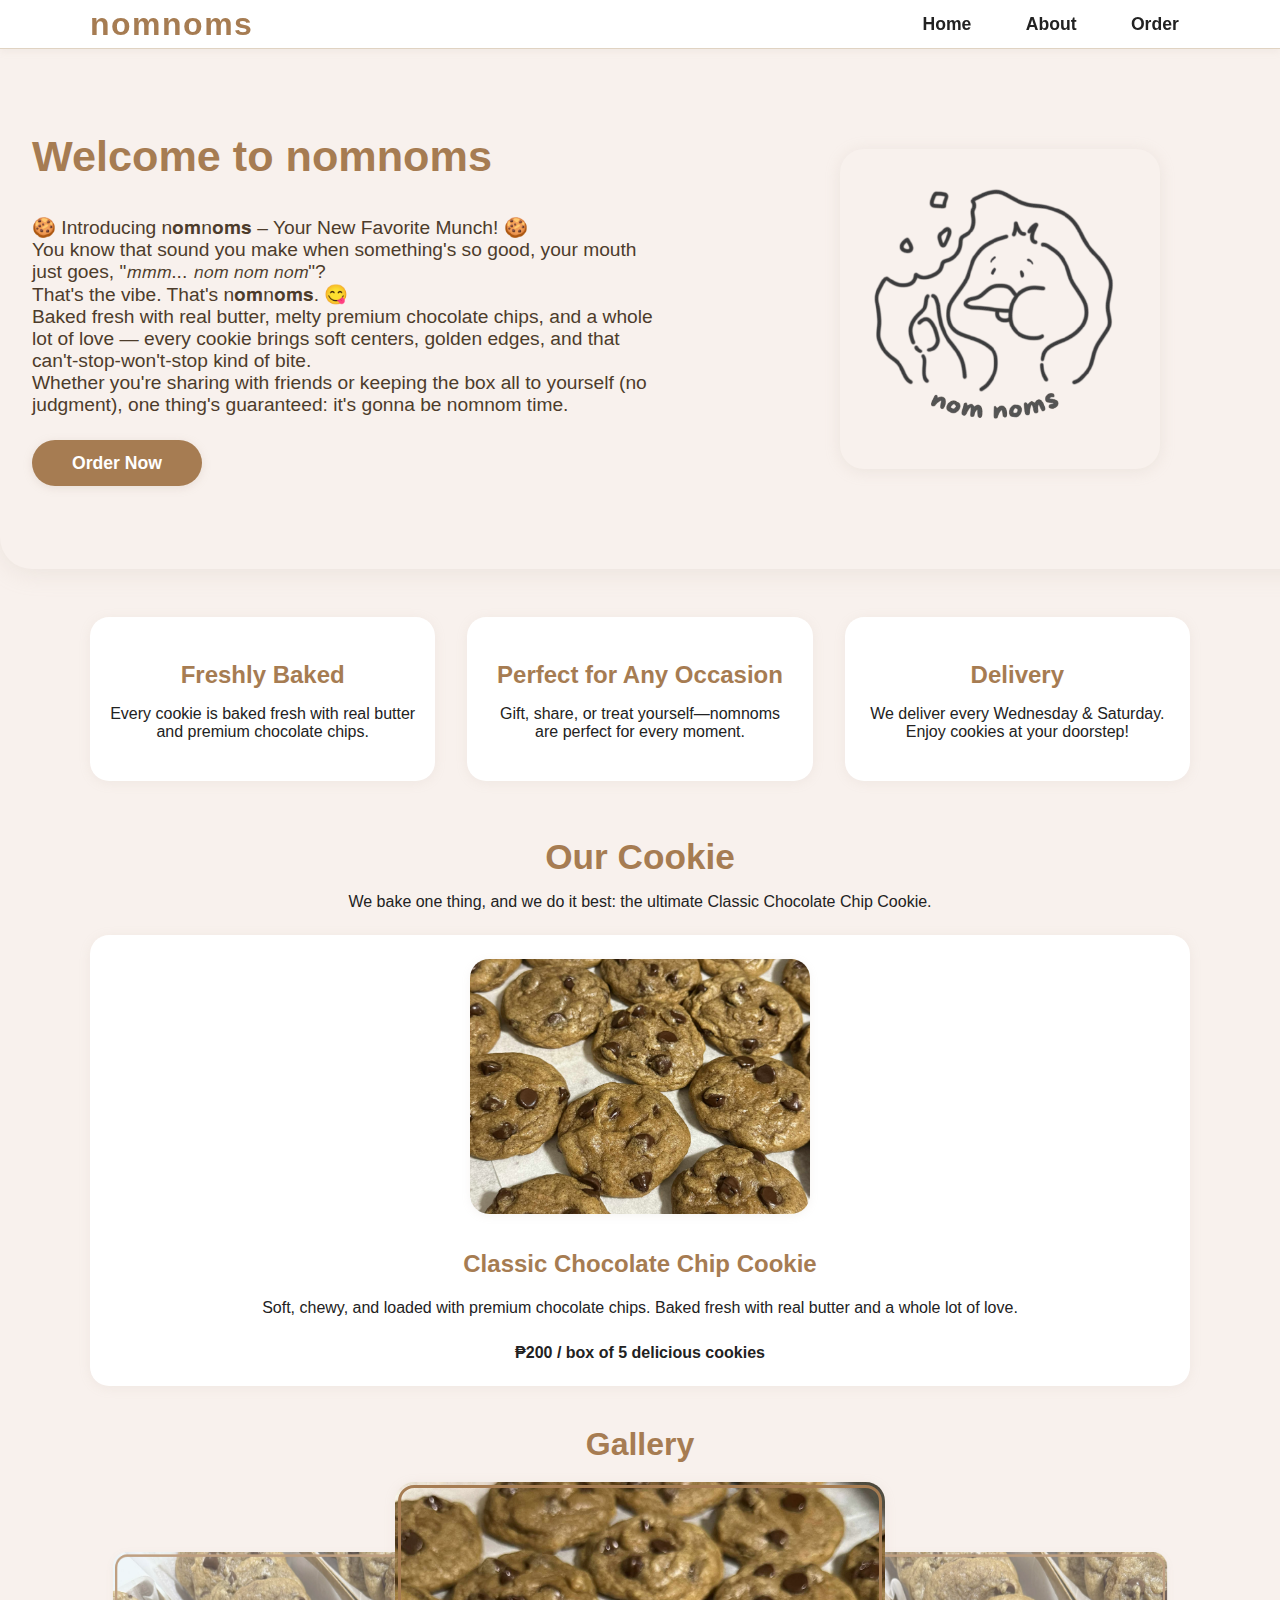
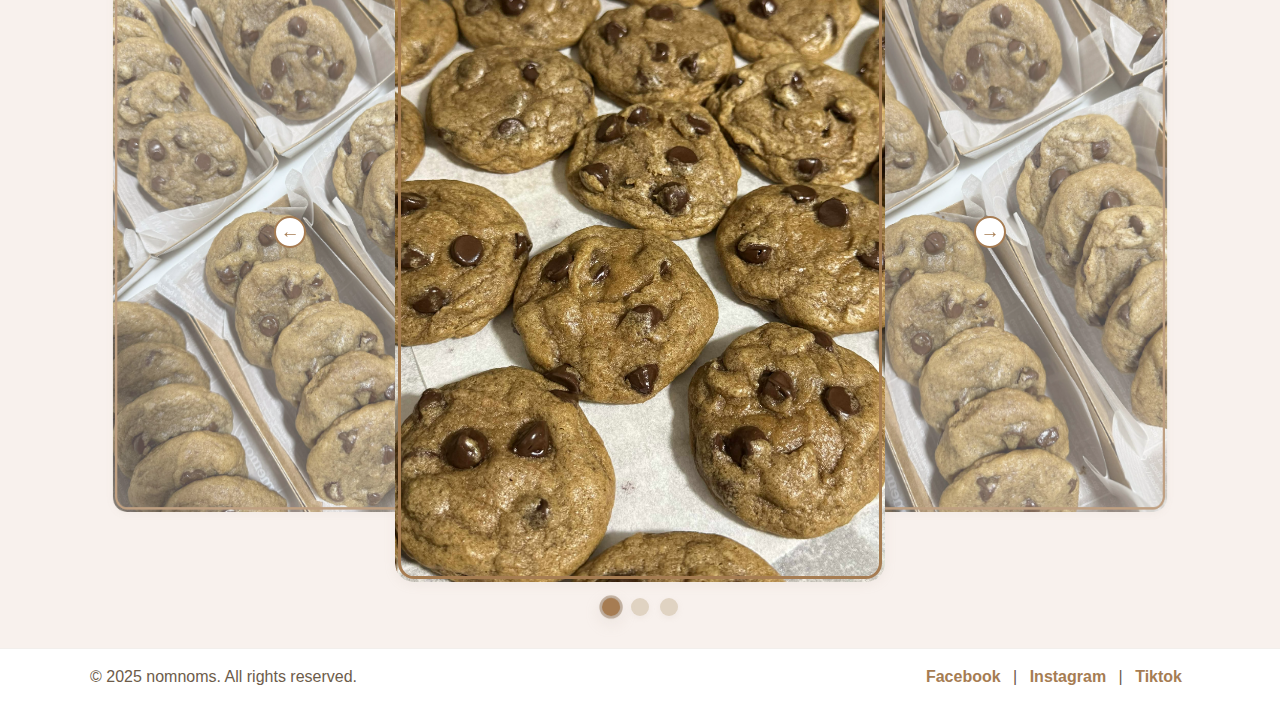
<file: index.html>
<!DOCTYPE html>
<html lang="en">
<head>
  <meta charset="UTF-8">
  <meta name="viewport" content="width=device-width, initial-scale=1.0">
  <title>nomnoms – Home</title>
  <link rel="preconnect" href="https://fonts.googleapis.com">
  <link rel="preconnect" href="https://fonts.gstatic.com" crossorigin>
  <link href="https://fonts.googleapis.com/css2?family=Fredoka:wght@500;700&display=swap" rel="stylesheet">
  <link rel="stylesheet" href="style.css">
</head>
<body>
  <header>
    <nav class="navbar">
      <a href="index.html" class="nav-logo"><span class="brand-text">nomnoms</span></a>
      <div class="hamburger" id="hamburger" aria-label="Open menu" tabindex="0">
        <span></span>
        <span></span>
        <span></span>
      </div>
      <ul class="nav-links" id="navLinks">
        <li><a href="index.html">Home</a></li>
        <li><a href="about.html">About</a></li>
        <li><a href="order.html">Order</a></li>
      </ul>
    </nav>
  </header>
  <main>
    <section class="hero split-hero">
      <div class="hero-text">
        <h1>Welcome to nomnoms</h1>
        <p>🍪 Introducing n𝐨𝐦n𝐨𝐦𝐬 – Your New Favorite Munch! 🍪
          <br>You know that sound you make when something's so good, your mouth just goes, "𝘮𝘮𝘮... 𝘯𝘰𝘮 𝘯𝘰𝘮 𝘯𝘰𝘮"?
          <br>That's the vibe. That's n𝐨𝐦n𝐨𝐦𝐬. 😋
          <br>Baked fresh with real butter, melty premium chocolate chips, and a whole lot of love — every cookie brings soft centers, golden edges, and that can't-stop-won't-stop kind of bite.
          <br>Whether you're sharing with friends or keeping the box all to yourself (no judgment), one thing's guaranteed: it's gonna be nomnom time.</p>
        <a href="order.html" class="cta-btn">Order Now</a>
      </div>
      <div class="hero-image">
        <img src="nomnomslogo.png" alt="NomNoms Hero" />
      </div>
    </section>
    <section class="highlights">
      <div class="highlight-card">
        <h2>Freshly Baked</h2>
        <p>Every cookie is baked fresh with real butter and premium chocolate chips.</p>
      </div>
      <div class="highlight-card">
        <h2>Perfect for Any Occasion</h2>
        <p>Gift, share, or treat yourself—nomnoms are perfect for every moment.</p>
      </div>
      <div class="highlight-card">
        <h2>Delivery</h2>
        <p>We deliver every Wednesday & Saturday. Enjoy cookies at your doorstep!</p>
      </div>
    </section>
    <section class="menu-hero">
      <h1>Our Cookie</h1>
      <p>We bake one thing, and we do it best: the ultimate Classic Chocolate Chip Cookie.</p>
    </section>
    <section class="menu-grid single-variant">
      <div class="menu-card">
        <img src="photos/1.jpeg" alt="Classic Choco Chip">
        <h2>Classic Chocolate Chip Cookie</h2>
        <p>Soft, chewy, and loaded with premium chocolate chips. Baked fresh with real butter and a whole lot of love.</p>
        <span class="price">₱200 / box of 5 delicious cookies</span>
      </div>
    </section>
    <section class="gallery-section">
      <h1>Gallery</h1>
      <div class="carousel" id="carousel">
        <button class="carousel-arrow left" id="carouselPrev" aria-label="Previous image">&#8592;</button>
        <div class="carousel-track" id="carouselTrack">
          <img src="photos/1.jpeg" alt="NomNoms Cookie 1" class="carousel-img active">
          <img src="photos/2.jpeg" alt="NomNoms Cookie 2" class="carousel-img">
          <img src="photos/3.jpeg" alt="NomNoms Cookie 3" class="carousel-img">
          <img src="photos/4.jpeg" alt="NomNoms Cookie 4" class="carousel-img">
        </div>
        <button class="carousel-arrow right" id="carouselNext" aria-label="Next image">&#8594;</button>
      </div>
      <div class="carousel-indicators" id="carouselIndicators">
        <span class="indicator active" data-slide="0"></span>
        <span class="indicator" data-slide="1"></span>
        <span class="indicator" data-slide="2"></span>
      </div>
    </section>
  </main>
  <footer>
    <div class="footer-content">
      <span>&copy; 2025 nomnoms. All rights reserved.</span>
      <span class="footer-social">
        <a href="https://www.facebook.com/nomnomsmakati">Facebook</a> |
        <a href="https://www.instagram.com/nomnomsmakati/?igsh=MXB0NzN2djE2MTB1Yw%3D%3D#">Instagram</a> |
        <a href="https://www.tiktok.com/@nomnoms_mkt?_t=ZS-8xkNefdf8xF&_r=1">Tiktok</a>
      </span>
    </div>
  </footer>
  <script>
    const hamburger = document.getElementById('hamburger');
    const navLinks = document.getElementById('navLinks');
    hamburger.addEventListener('click', () => {
      navLinks.classList.toggle('open');
    });
    hamburger.addEventListener('keypress', (e) => {
      if (e.key === 'Enter' || e.key === ' ') navLinks.classList.toggle('open');
    });
    const carouselTrack = document.getElementById('carouselTrack');
    const carouselImgs = carouselTrack.querySelectorAll('.carousel-img');
    const prevBtn = document.getElementById('carouselPrev');
    const nextBtn = document.getElementById('carouselNext');
    const indicators = document.querySelectorAll('.indicator');
    let currentSlide = 0;
    function showSlide(idx) {
      if (idx < 0) idx = carouselImgs.length - 1;
      if (idx >= carouselImgs.length) idx = 0;
      carouselImgs.forEach((img, i) => {
        img.classList.remove('active', 'prev', 'next');
        if (i === idx) img.classList.add('active');
        else if (i === (idx - 1 + carouselImgs.length) % carouselImgs.length) img.classList.add('prev');
        else if (i === (idx + 1) % carouselImgs.length) img.classList.add('next');
      });
      indicators.forEach((dot, i) => {
        dot.classList.toggle('active', i === idx);
      });
      currentSlide = idx;
    }
    prevBtn.addEventListener('click', () => {
      showSlide(currentSlide - 1);
    });
    nextBtn.addEventListener('click', () => {
      showSlide(currentSlide + 1);
    });
    indicators.forEach((dot, i) => {
      dot.addEventListener('click', () => showSlide(i));
    });
    let startX = 0;
    carouselTrack.addEventListener('touchstart', (e) => {
      startX = e.touches[0].clientX;
    });
    carouselTrack.addEventListener('touchend', (e) => {
      let endX = e.changedTouches[0].clientX;
      if (endX - startX > 40) prevBtn.click();
      else if (startX - endX > 40) nextBtn.click();
    });
    showSlide(0);
  </script>
</body>
</html>
</file>
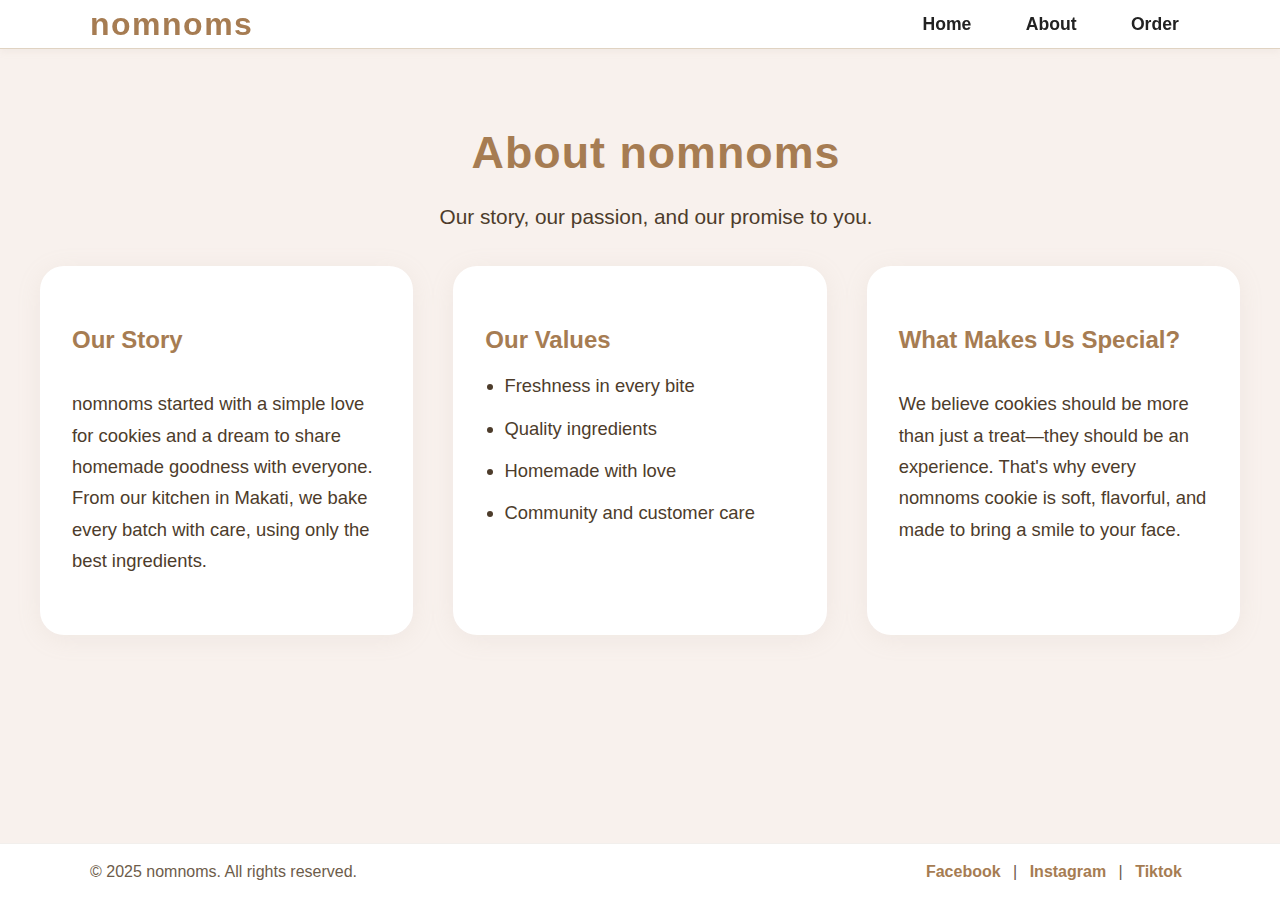
<file: about.html>
<!DOCTYPE html>
<html lang="en">
<head>
  <meta charset="UTF-8">
  <meta name="viewport" content="width=device-width, initial-scale=1.0">
  <title>nomnoms – About</title>
  <link rel="preconnect" href="https://fonts.googleapis.com">
  <link rel="preconnect" href="https://fonts.gstatic.com" crossorigin>
  <link href="https://fonts.googleapis.com/css2?family=Fredoka:wght@500;700&display=swap" rel="stylesheet">
  <link rel="stylesheet" href="style.css">
</head>
<body>
  <header>
    <nav class="navbar">
      <a href="index.html" class="nav-logo"><span class="brand-text">nomnoms</span></a>
      <div class="hamburger" id="hamburger" aria-label="Open menu" tabindex="0">
        <span></span>
        <span></span>
        <span></span>
      </div>
      <ul class="nav-links" id="navLinks">
        <li><a href="index.html">Home</a></li>
        <li><a href="about.html">About</a></li>
        <li><a href="order.html">Order</a></li>
      </ul>
    </nav>
  </header>
  <main>
    <section class="about-hero-max">
      <h1>About nomnoms</h1>
      <p>Our story, our passion, and our promise to you.</p>
    </section>
    <section class="about-max-grid">
      <div class="about-max-card">
        <h2>Our Story</h2>
        <p>nomnoms started with a simple love for cookies and a dream to share homemade goodness with everyone. From our kitchen in Makati, we bake every batch with care, using only the best ingredients.</p>
      </div>
      <div class="about-max-card">
        <h2>Our Values</h2>
        <ul>
          <li>Freshness in every bite</li>
          <li>Quality ingredients</li>
          <li>Homemade with love</li>
          <li>Community and customer care</li>
        </ul>
      </div>
      <div class="about-max-card">
        <h2>What Makes Us Special?</h2>
        <p>We believe cookies should be more than just a treat—they should be an experience. That's why every nomnoms cookie is soft, flavorful, and made to bring a smile to your face.</p>
      </div>
    </section>
  </main>
  <footer>
    <div class="footer-content">
      <span>&copy; 2025 nomnoms. All rights reserved.</span>
      <span class="footer-social">
        <a href="#">Facebook</a> |
        <a href="#">Instagram</a> |
        <a href="#">Tiktok</a>
      </span>
    </div>
  </footer>
  <script>
    const hamburger = document.getElementById('hamburger');
    const navLinks = document.getElementById('navLinks');
    hamburger.addEventListener('click', () => {
      navLinks.classList.toggle('open');
    });
    hamburger.addEventListener('keypress', (e) => {
      if (e.key === 'Enter' || e.key === ' ') navLinks.classList.toggle('open');
    });
  </script>
</body>
</html>
</file>
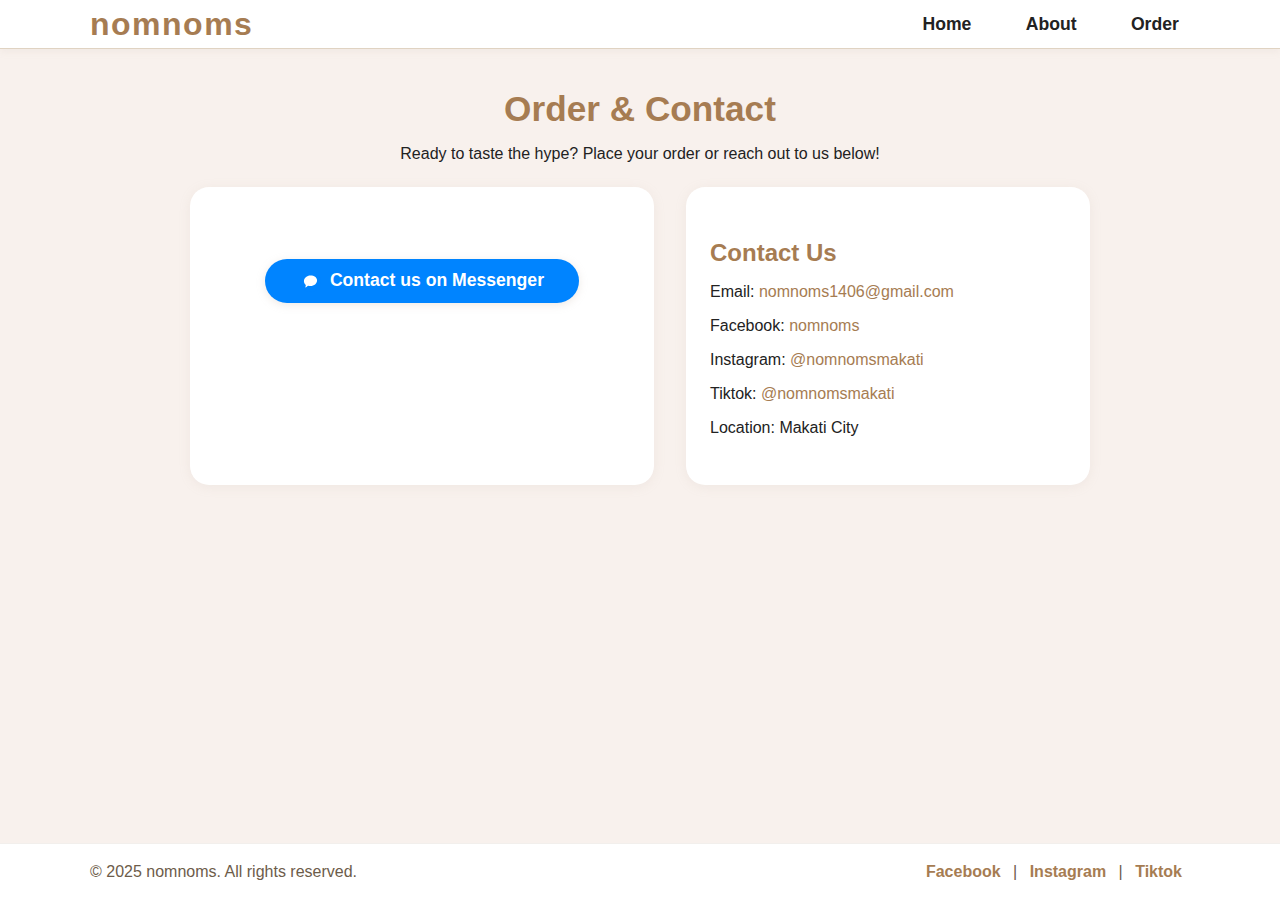
<file: order.html>
<!DOCTYPE html>
<html lang="en">
<head>
  <meta charset="UTF-8">
  <meta name="viewport" content="width=device-width, initial-scale=1.0">
  <title>nomnoms – Order</title>
  <link rel="preconnect" href="https://fonts.googleapis.com">
  <link rel="preconnect" href="https://fonts.gstatic.com" crossorigin>
  <link href="https://fonts.googleapis.com/css2?family=Fredoka:wght@500;700&display=swap" rel="stylesheet">
  <link rel="stylesheet" href="style.css">
</head>
<body>
  <header>
    <nav class="navbar">
      <a href="index.html" class="nav-logo"><span class="brand-text">nomnoms</span></a>
      <div class="hamburger" id="hamburger" aria-label="Open menu" tabindex="0">
        <span></span>
        <span></span>
        <span></span>
      </div>
      <ul class="nav-links" id="navLinks">
        <li><a href="index.html">Home</a></li>
        <li><a href="about.html">About</a></li>
        <li><a href="order.html">Order</a></li>
      </ul>
    </nav>
  </header>
  <main>
    <section class="order-hero">
      <h1>Order & Contact</h1>
      <p>Ready to taste the hype? Place your order or reach out to us below!</p>
    </section>
    <section class="order-content">
      <form class="order-form">
        <div style="text-align:center; margin: 2rem 0;">
          <a href="https://m.me/nomnoms" target="_blank" class="messenger-btn">Contact us on Messenger</a>
        </div>
      </form>
      <div class="contact-info">
        <h2>Contact Us</h2>
        <p>Email: <a href="mailto:nomnoms1406@gmail.com">nomnoms1406@gmail.com</a></p>
        <p>Facebook: <a href="https://www.facebook.com/nomnomsmakati">nomnoms</a></p>
        <p>Instagram: <a href="https://www.instagram.com/nomnomsmakati?igsh=MXB0NzN2djE2MTB1Yw==">@nomnomsmakati</a></p>
        <p>Tiktok: <a href="https://www.tiktok.com/@nomnoms_mkt?_t=ZS-8xkNefdf8xF&_r=1">@nomnomsmakati</a></p>
        <p>Location: Makati City</p>
      </div>
    </section>
  </main>
  <footer>
    <div class="footer-content">
      <span>&copy; 2025 nomnoms. All rights reserved.</span>
      <span class="footer-social">
        <a href="https://www.facebook.com/nomnomsmakati">Facebook</a> |
        <a href="https://www.instagram.com/nomnomsmakati?igsh=MXB0NzN2djE2MTB1Yw==">Instagram</a> |
        <a href="https://www.tiktok.com/@nomnoms_mkt?_t=ZS-8xkNefdf8xF&_r=1">Tiktok</a>
      </span>
    </div>
  </footer>
  <script>
    const hamburger = document.getElementById('hamburger');
    const navLinks = document.getElementById('navLinks');
    hamburger.addEventListener('click', () => {
      navLinks.classList.toggle('open');
    });
    hamburger.addEventListener('keypress', (e) => {
      if (e.key === 'Enter' || e.key === ' ') navLinks.classList.toggle('open');
    });
  </script>
</body>
</html>
</file>
<file: style.css>
/* NomNoms Professional Website Styles */
:root {
  --beige: #f8f1ed;
  --dark: #222;
  --accent: #bfae9e;
  --brown: #a67c52;
  --white: #fff;
}

/* Import Glacial Indifference from Google Fonts */
@import url('https://fonts.googleapis.com/css2?family=Glacial+Indifference:wght@400;700&display=swap');

body {
  font-family: 'Glacial Indifference', Arial, sans-serif;
  background: var(--beige);
  color: var(--dark);
  margin: 0;
  padding: 0;
  min-height: 100vh;
  display: flex;
  flex-direction: column;
}

.brand-text, .nav-links li a, h1, h2, h3, h4, h5, h6, .cta-btn, .messenger-btn, input, textarea, button, label, .footer-content, .about-hero-max, .about-max-card, .order-form, .contact-info, .menu-card, .hero, .hero-overlay, .hero-card, .hero-text, .hero-image {
  font-family: 'Glacial Indifference', Arial, sans-serif !important;
}

header {
  background: var(--white);
  box-shadow: 0 2px 8px #bfae9e22;
  border-bottom: 1.5px solid #e0d3c2;
  position: sticky;
  top: 0;
  z-index: 100;
}
.navbar {
  display: flex;
  align-items: center;
  justify-content: space-between;
  max-width: 1100px;
  margin: 0 auto;
  padding: 0.5rem 1.5rem;
  position: relative;
}
.nav-logo img {
  height: 48px;
  width: auto;
  vertical-align: middle;
}
.nav-links {
  list-style: none;
  display: flex;
  gap: 2rem;
  margin: 0;
  padding: 0;
}
.nav-links li a {
  color: var(--dark);
  text-decoration: none;
  font-weight: 700;
  font-size: 1.1rem;
  transition: color 0.2s;
  padding: 0.3rem 0.7rem;
  border-radius: 1rem;
}
.nav-links li a:hover, .nav-links li a.active {
  background: var(--accent);
  color: var(--white);
}
.hero {
  width: 100vw;
  min-height: 380px;
  height: 48vw;
  max-height: 520px;
  margin: 0 auto 1.5rem auto;
  padding: 0;
  position: relative;
  display: flex;
  align-items: center;
  justify-content: center;
  background: url('hero-bg.jpg') center center/cover no-repeat;
  border-radius: 0 0 2rem 2rem;
  box-shadow: 0 4px 24px #bfae9e33;
  overflow: hidden;
}
.hero-overlay {
  background: rgba(255, 255, 255, 0.82);
  border-radius: 1.5rem;
  box-shadow: 0 2px 16px #bfae9e33;
  padding: 2.5rem 2.2rem 2.2rem 2.2rem;
  text-align: center;
  max-width: 480px;
  margin: 0 auto;
  display: flex;
  flex-direction: column;
  align-items: center;
}
.hero-overlay h1 {
  font-size: 2.7rem;
  margin: 0 0 1rem 0;
  font-weight: 700;
  color: var(--brown);
}
.hero-overlay p {
  font-size: 1.2rem;
  margin-bottom: 1.5rem;
  color: #4d3c2b;
}
.cta-btn {
  background: var(--brown);
  color: var(--white);
  font-size: 1.1rem;
  font-family: inherit;
  border: none;
  border-radius: 2rem;
  padding: 0.8rem 2.5rem;
  cursor: pointer;
  font-weight: 700;
  box-shadow: 0 2px 8px #bfae9e44;
  transition: background 0.2s;
  text-decoration: none;
  display: inline-block;
}
.cta-btn:hover {
  background: #7c5a36;
}
.hero-img {
  width: 220px;
  height: auto;
  border-radius: 50%;
  box-shadow: 0 2px 16px #bfae9e33;
  background: var(--beige);
}
.highlights {
  display: flex;
  justify-content: center;
  gap: 2rem;
  max-width: 1100px;
  margin: 2rem auto;
  padding: 1rem 1.5rem;
}
.highlight-card {
  background: var(--white);
  border-radius: 1.2rem;
  box-shadow: 0 2px 12px #bfae9e22;
  padding: 1.5rem 1.2rem;
  flex: 1 1 0;
  text-align: center;
}
.highlight-card h2 {
  color: var(--brown);
  margin-bottom: 0.5rem;
}
.menu-hero, .about-hero, .order-hero {
  text-align: center;
  margin: 2.5rem 0 1.5rem 0;
}
.menu-hero h1, .about-hero h1, .order-hero h1 {
  font-size: 2.2rem;
  margin-bottom: 0.5rem;
}
.menu-hero h1 {
  color: var(--brown);
}
.menu-grid {
  display: grid;
  grid-template-columns: repeat(auto-fit, minmax(260px, 1fr));
  gap: 2rem;
  max-width: 1100px;
  margin: 0 auto 2.5rem auto;
  padding: 0 1.5rem;
}
.menu-card {
  background: var(--white);
  border-radius: 1.2rem;
  box-shadow: 0 2px 12px #bfae9e22;
  padding: 1.5rem 1.2rem;
  text-align: center;
  display: flex;
  flex-direction: column;
  align-items: center;
}
.menu-card img {
  width: 100%;
  max-width: 340px;
  aspect-ratio: 4 / 3;
  height: auto;
  object-fit: cover;
  border-radius: 1.2rem;
  margin-bottom: 1rem;
  box-shadow: 0 2px 8px #bfae9e22;
  display: block;
  margin-left: auto;
  margin-right: auto;
}
.menu-card h2 {
  color: var(--brown);
  margin-bottom: 0.3rem;
}
.menu-card .price {
  color: var(--dark);
  font-weight: 700;
  margin-top: 0.7rem;
}
.about-content {
  max-width: 900px;
  margin: 0 auto 2.5rem auto;
  padding: 0 1.5rem;
  display: flex;
  flex-wrap: wrap;
  gap: 2rem;
  justify-content: center;
}
.about-content > div {
  background: var(--white);
  border-radius: 1.2rem;
  box-shadow: 0 2px 12px #bfae9e22;
  padding: 1.5rem 1.2rem;
  flex: 1 1 260px;
  min-width: 260px;
}
.about-content h2 {
  color: var(--brown);
  margin-bottom: 0.5rem;
}
.order-content {
  max-width: 900px;
  margin: 0 auto 2.5rem auto;
  padding: 0 1.5rem;
  display: flex;
  flex-wrap: wrap;
  gap: 2rem;
  justify-content: center;
}
.order-form {
  background: var(--white);
  border-radius: 1.2rem;
  box-shadow: 0 2px 12px #bfae9e22;
  padding: 2rem 1.5rem;
  flex: 1 1 320px;
  min-width: 320px;
  display: flex;
  flex-direction: column;
  gap: 1rem;
}
.order-form label {
  font-weight: 700;
  margin-bottom: 0.2rem;
}
.order-form input, .order-form textarea {
  padding: 0.7rem;
  border-radius: 0.7rem;
  border: 1px solid #bfae9e66;
  font-family: inherit;
  font-size: 1rem;
  background: #fff8f3cc;
  resize: none;
}
.order-form button {
  background: var(--brown);
  color: var(--white);
  font-size: 1.1rem;
  font-family: inherit;
  border: none;
  border-radius: 2rem;
  padding: 0.7rem 2.2rem;
  cursor: pointer;
  font-weight: 700;
  box-shadow: 0 2px 8px #bfae9e44;
  transition: background 0.2s;
  margin-top: 0.5rem;
}
.order-form button:hover {
  background: #7c5a36;
}
.contact-info {
  background: var(--white);
  border-radius: 1.2rem;
  box-shadow: 0 2px 12px #bfae9e22;
  padding: 2rem 1.5rem;
  flex: 1 1 260px;
  min-width: 260px;
}
.contact-info h2 {
  color: var(--brown);
  margin-bottom: 0.5rem;
}
.contact-info a {
  color: var(--brown);
  text-decoration: none;
}
.contact-info a:hover {
  text-decoration: underline;
}
.map-placeholder {
  background: #f8f1ed;
  border: 1px dashed #bfae9e;
  border-radius: 1rem;
  height: 180px;
  width: 100%;
  max-width: 340px;
  display: flex;
  align-items: center;
  justify-content: center;
  color: #bfae9e;
  margin-top: 0.5rem;
  font-size: 1.1rem;
}
footer {
  background: var(--white);
  border-top: 1px solid #bfae9e33;
  padding: 1.2rem 0;
  margin-top: auto;
}
.footer-content {
  max-width: 1100px;
  margin: 0 auto;
  display: flex;
  flex-wrap: wrap;
  justify-content: space-between;
  align-items: center;
  font-size: 1rem;
  color: #6d5c4a;
  padding: 0 1.5rem;
}
.footer-social a {
  color: var(--brown);
  text-decoration: none;
  margin: 0 0.5rem;
  font-weight: 700;
  transition: color 0.2s;
}
.footer-social a:hover {
  color: var(--dark);
}
@media (max-width: 900px) {
  .hero {
    height: 60vw;
    min-height: 220px;
    max-height: 340px;
  }
  .hero-overlay {
    padding: 1.5rem 1rem;
    max-width: 98vw;
  }
  .hero-overlay h1 {
    font-size: 2rem;
  }
  .hero, .highlights, .menu-grid, .about-content, .order-content, .footer-content {
    flex-direction: column;
    gap: 1.2rem;
    max-width: 98vw;
    padding: 0 0.5rem;
  }
  .hero-img {
    margin: 0 auto;
  }
  .order-contact-map {
    flex-direction: column;
    gap: 1.5rem;
    align-items: stretch;
  }
  .order-contact-box, .order-map-box {
    max-width: 100%;
    min-width: 0;
  }
  .map-placeholder {
    max-width: 100%;
  }
}
@media (max-width: 600px) {
  .navbar {
    flex-direction: column;
    gap: 0.7rem;
    padding: 0.7rem 0.5rem;
  }
  .nav-links {
    gap: 1rem;
  }
  .hero {
    height: 44vw;
    min-height: 120px;
    max-height: 180px;
    border-radius: 0 0 1.2rem 1.2rem;
  }
  .hero-overlay {
    padding: 1rem 0.5rem;
    max-width: 98vw;
  }
  .hero-overlay h1 {
    font-size: 1.2rem;
  }
  .hero-overlay p {
    font-size: 1rem;
  }
  .hero-img {
    width: 120px;
  }
  .menu-card img {
    max-width: 98vw;
    aspect-ratio: 4 / 3;
  }
  .footer-content {
    flex-direction: column;
    gap: 0.7rem;
    text-align: center;
  }
  .about-content > div, .order-form, .contact-info {
    min-width: unset;
    width: 100%;
  }
  .order-form, .contact-info {
    padding: 1rem 0.5rem;
  }
}

/* Hamburger menu styles for mobile */
.hamburger {
  display: none;
  background: none;
  border: none;
  box-shadow: none;
  border-radius: 0;
  width: 36px;
  height: 36px;
  margin-left: 1rem;
  z-index: 200;
  cursor: pointer;
  transition: none;
  flex-direction: column;
  justify-content: center;
  align-items: center;
}
.hamburger:active, .hamburger:focus {
  box-shadow: none;
}
.hamburger span {
  display: block;
  height: 4px;
  width: 26px;
  background: var(--brown);
  margin: 4px 0;
  border-radius: 2px;
  transition: 0.3s;
}

@media (max-width: 900px) {
  .navbar {
    flex-direction: row;
    gap: 0.7rem;
    padding: 0.7rem 0.5rem;
  }
  .nav-links {
    gap: 1rem;
  }
}

@media (max-width: 700px) {
  .navbar {
    flex-direction: row;
    justify-content: space-between;
    align-items: center;
    padding: 0.7rem 0.5rem;
  }
  .nav-links {
    position: absolute;
    top: 60px;
    right: 10px;
    background: var(--white);
    flex-direction: column;
    width: 85vw;
    max-width: 320px;
    box-shadow: 0 8px 32px #bfae9e33;
    border-radius: 1.2rem;
    padding: 1.5rem 0.5rem 1.2rem 0.5rem;
    gap: 1.2rem;
    display: none;
    z-index: 150;
    align-items: center;
    border: 1.5px solid #e0d3c2;
    transition: opacity 0.25s, transform 0.25s;
    opacity: 0;
    transform: translateY(-10px);
  }
  .nav-links.open {
    display: flex;
    opacity: 1;
    transform: translateY(0);
  }
  .nav-links li {
    width: 100%;
    text-align: center;
  }
  .nav-links li a {
    font-size: 1.2rem;
    padding: 0.7rem 0;
    border-radius: 0.7rem;
    width: 100%;
    display: block;
    transition: background 0.2s, color 0.2s;
  }
  .hamburger {
    display: flex;
  }
}

@media (max-width: 600px) {
  .hero-content h1 {
    font-size: 1.5rem;
  }
  .hero-img {
    width: 100px;
  }
  .menu-card img {
    max-width: 98vw;
    aspect-ratio: 4 / 3;
  }
  .footer-content {
    flex-direction: column;
    gap: 0.7rem;
    text-align: center;
  }
  .about-content > div, .order-form, .contact-info {
    min-width: unset;
    width: 100%;
  }
  .order-form, .contact-info {
    padding: 1rem 0.5rem;
  }
}

.gallery-section {
  max-width: 700px;
  margin: 2.5rem auto 2rem auto;
  padding: 0 1.5rem;
  text-align: center;
}
.gallery-section h1 {
  font-size: 2rem;
  margin-bottom: 1.2rem;
  color: var(--brown);
}
.carousel {
  position: relative;
  display: flex;
  align-items: center;
  justify-content: center;
  margin: 0 auto;
  max-width: 1080px;
  min-height: 220px;
  overflow: visible;
  perspective: 1200px;
}
.carousel-track {
  display: flex;
  flex-direction: row;
  align-items: center;
  justify-content: center;
  width: 100%;
  max-width: 1080px;
  height: 0;
  padding-bottom: 100%; /* 1:1 aspect ratio */
  margin: 0 auto;
  position: relative;
  transition: none;
  will-change: transform;
}
.carousel-img {
  width: 70%;
  max-width: 600px;
  min-width: 0;
  height: 100%;
  object-fit: cover;
  border-radius: 1.2rem;
  box-shadow: 0 2px 12px #bfae9e22;
  outline: 3px solid var(--brown);
  outline-offset: -6px;
  position: absolute;
  left: 50%;
  top: 0;
  transform: translateX(-50%) scale(0.7);
  opacity: 0.5;
  z-index: 1;
  transition: transform 0.5s cubic-bezier(.77,0,.18,1), opacity 0.5s, z-index 0s;
  box-sizing: border-box;
  background: var(--beige);
}
.carousel-img.active {
  transform: translateX(-50%) scale(1) rotateY(0deg);
  opacity: 1;
  z-index: 3;
}
.carousel-img.prev {
  transform: translateX(-120%) scale(0.8) rotateY(20deg);
  opacity: 0.7;
  z-index: 2;
}
.carousel-img.next {
  transform: translateX(20%) scale(0.8) rotateY(-20deg);
  opacity: 0.7;
  z-index: 2;
}
.carousel-arrow {
  background: var(--white);
  border: 2px solid var(--brown);
  color: var(--brown);
  font-size: 1.2rem;
  border-radius: 50%;
  width: 32px;
  height: 32px;
  box-shadow: 0 4px 16px #bfae9e33;
  cursor: pointer;
  position: absolute;
  top: 50%;
  transform: translateY(-50%) scale(1);
  z-index: 2;
  transition: background 0.2s, color 0.2s, transform 0.15s;
  display: flex;
  align-items: center;
  justify-content: center;
  outline: none;
}
.carousel-arrow.left {
  left: -16px;
}
.carousel-arrow.right {
  right: -16px;
}
.carousel-arrow:hover, .carousel-arrow:focus {
  background: var(--brown);
  color: var(--white);
  transform: translateY(-50%) scale(1.12);
  box-shadow: 0 6px 24px #bfae9e44;
}
.carousel-indicators {
  display: flex;
  justify-content: center;
  gap: 0.7rem;
  margin-top: 1rem;
}
.indicator {
  width: 14px;
  height: 14px;
  background: #e0d3c2;
  border-radius: 50%;
  display: inline-block;
  cursor: pointer;
  transition: background 0.25s, transform 0.25s, box-shadow 0.25s;
  box-shadow: 0 2px 6px #bfae9e22;
  border: 2px solid transparent;
}
.indicator.active {
  background: var(--brown);
  transform: scale(1.3);
  border: 2px solid var(--accent);
  box-shadow: 0 4px 12px #bfae9e33;
}
@media (max-width: 900px) {
  .carousel-img {
    max-width: 90vw;
  }
}
@media (max-width: 600px) {
  .carousel-track {
    padding-bottom: 98vw;
  }
  .carousel-img {
    max-width: 98vw;
    width: 90%;
  }
  .carousel-arrow.left {
    left: -8px;
  }
  .carousel-arrow.right {
    right: -8px;
  }
  .carousel-arrow {
    width: 26px;
    height: 26px;
    font-size: 1rem;
  }
}

.hero.card-hero {
  width: 100vw;
  min-height: 320px;
  height: auto;
  margin: 0 auto 1.5rem auto;
  padding: 3.5rem 0 2.5rem 0;
  background: var(--beige);
  border-radius: 0 0 2rem 2rem;
  box-shadow: 0 4px 24px #bfae9e33;
  display: flex;
  align-items: center;
  justify-content: center;
}
.hero-card {
  background: var(--white);
  border-radius: 2rem;
  box-shadow: 0 8px 32px #bfae9e33;
  padding: 2.5rem 2.2rem 2.2rem 2.2rem;
  text-align: center;
  max-width: 420px;
  margin: 0 auto;
  display: flex;
  flex-direction: column;
  align-items: center;
  position: relative;
}
.hero-card-logo {
  width: 120px;
  height: auto;
  margin-bottom: 1.2rem;
  border-radius: 1.2rem;
  box-shadow: 0 2px 12px #bfae9e22;
  background: var(--beige);
}
.hero-card h1 {
  font-size: 2.2rem;
  margin: 0 0 1rem 0;
  font-weight: 700;
  color: var(--brown);
}
.hero-card p {
  font-size: 1.1rem;
  margin-bottom: 1.5rem;
  color: #4d3c2b;
}
@media (max-width: 900px) {
  .hero.card-hero {
    padding: 2rem 0 1.2rem 0;
    border-radius: 0 0 1.2rem 1.2rem;
  }
  .hero-card {
    padding: 1.5rem 1rem;
    max-width: 98vw;
  }
  .hero-card h1 {
    font-size: 1.5rem;
  }
}
@media (max-width: 600px) {
  .hero.card-hero {
    padding: 1.2rem 0 0.7rem 0;
    min-height: 120px;
    border-radius: 0 0 1.2rem 1.2rem;
  }
  .hero-card {
    padding: 1rem 0.5rem;
    max-width: 98vw;
  }
  .hero-card-logo {
    width: 80px;
  }
  .hero-card h1 {
    font-size: 1.1rem;
  }
  .hero-card p {
    font-size: 1rem;
  }
}

.hero.split-hero {
  width: 100vw;
  min-height: 340px;
  height: 48vw;
  max-height: 520px;
  margin: 0 auto 1.5rem auto;
  padding: 0 2.5vw;
  background: var(--beige);
  border-radius: 0 0 2rem 2rem;
  box-shadow: 0 4px 24px #bfae9e33;
  display: flex;
  align-items: center;
  justify-content: space-between;
  gap: 2.5vw;
  position: relative;
  overflow: hidden;
}
.hero-text {
  flex: 1 1 0;
  display: flex;
  flex-direction: column;
  justify-content: center;
  align-items: flex-start;
  min-width: 0;
  z-index: 1;
}
.hero-text h1 {
  font-size: 2.7rem;
  margin: 0 0 1rem 0;
  font-weight: 700;
  color: var(--brown);
}
.hero-text p {
  font-size: 1.2rem;
  margin-bottom: 1.5rem;
  color: #4d3c2b;
}
.hero-image {
  flex: 1 1 0;
  display: flex;
  align-items: center;
  justify-content: center;
  min-width: 0;
  z-index: 1;
}
.hero-image img {
  width: 320px;
  max-width: 38vw;
  min-width: 120px;
  height: auto;
  border-radius: 1.5rem;
  box-shadow: 0 2px 16px #bfae9e33;
  background: var(--beige);
}
@media (max-width: 900px) {
  .hero.split-hero {
    height: 60vw;
    min-height: 220px;
    max-height: 340px;
    padding: 0 1vw;
    gap: 1vw;
  }
  .hero-text h1 {
    font-size: 2rem;
  }
  .hero-image img {
    width: 180px;
    max-width: 40vw;
  }
}
@media (max-width: 600px) {
  .hero.split-hero {
    flex-direction: column;
    height: auto;
    min-height: 120px;
    max-height: unset;
    border-radius: 0 0 1.2rem 1.2rem;
    padding: 1.2rem 0.5rem 0.7rem 0.5rem;
    gap: 0.7rem;
  }
  .hero-text {
    align-items: center;
    text-align: center;
  }
  .hero-text h1 {
    font-size: 1.2rem;
  }
  .hero-text p {
    font-size: 1rem;
  }
  .hero-image img {
    width: 120px;
    max-width: 80vw;
  }
}

.about-grid {
  display: grid;
  grid-template-columns: 1fr 1fr;
  gap: 2.5rem;
  max-width: 900px;
  margin: 2.5rem auto;
  padding: 0 1.5rem;
  align-items: stretch;
  justify-items: center;
}
.about-story, .about-values {
  background: var(--white);
  border-radius: 1.2rem;
  box-shadow: 0 2px 12px #bfae9e22;
  padding: 2rem 1.5rem;
  display: flex;
  flex-direction: column;
  justify-content: center;
  width: 100%;
  max-width: 380px;
  min-width: 0;
  box-sizing: border-box;
  height: 100%;
}
.about-story h2, .about-values h2 {
  color: var(--brown);
  margin-bottom: 0.7rem;
  font-size: 1.3rem;
}
.about-story p, .about-values ul {
  color: #4d3c2b;
  font-size: 1.05rem;
  margin: 0;
}
.about-values ul {
  padding-left: 1.2rem;
  margin-top: 0.5rem;
}
.about-values li {
  margin-bottom: 0.5rem;
  list-style: disc;
}
@media (max-width: 800px) {
  .about-grid {
    grid-template-columns: 1fr;
    gap: 1.2rem;
    padding: 0 0.5rem;
    justify-items: stretch;
  }
  .about-story, .about-values {
    max-width: 100%;
    margin: 0 auto;
    height: auto;
  }
}

.about-hero-max {
  width: 100%;
  background: var(--beige);
  text-align: center;
  padding: 3rem 1rem 2rem 1rem;
}
.about-hero-max h1 {
  font-size: 2.8rem;
  color: var(--brown);
  margin-bottom: 1.2rem;
  font-weight: 700;
  letter-spacing: 1px;
}
.about-hero-max p {
  font-size: 1.3rem;
  color: #4d3c2b;
  margin-bottom: 0;
  line-height: 1.7;
}

.about-max-grid {
  display: grid;
  grid-template-columns: repeat(3, 1fr);
  gap: 2.5rem;
  max-width: 1200px;
  margin: 0 auto 3rem auto;
  padding: 0 2rem;
}
.about-max-card {
  background: var(--white);
  border-radius: 1.5rem;
  box-shadow: 0 4px 24px #bfae9e22;
  padding: 2.5rem 2rem;
  display: flex;
  flex-direction: column;
  align-items: flex-start;
  min-width: 0;
}
.about-max-card h2 {
  font-size: 1.5rem;
  color: var(--brown);
  margin-bottom: 1rem;
  font-weight: 700;
}
.about-max-card p, .about-max-card ul {
  font-size: 1.15rem;
  color: #4d3c2b;
  line-height: 1.7;
}
.about-max-card ul {
  padding-left: 1.2rem;
  margin: 0;
}
.about-max-card li {
  margin-bottom: 0.7rem;
  list-style: disc;
}

@media (max-width: 1000px) {
  .about-max-grid {
    grid-template-columns: 1fr;
    gap: 1.5rem;
    padding: 0 1rem;
  }
  .about-max-card {
    align-items: center;
    text-align: center;
  }
}

.brand-text {
  font-family: 'Fredoka', Arial, sans-serif;
  font-size: 2rem;
  font-weight: 700;
  color: var(--brown);
  letter-spacing: 1.5px;
  text-decoration: none;
  transition: color 0.2s;
  display: inline-block;
  line-height: 1;
}
.nav-logo:hover .brand-text {
  color: #7c5a36;
}

.messenger-btn {
  display: inline-block;
  background: #0084ff;
  color: #fff;
  font-size: 1.1rem;
  font-family: inherit;
  border: none;
  border-radius: 2rem;
  padding: 0.7rem 2.2rem;
  cursor: pointer;
  font-weight: 700;
  box-shadow: 0 2px 8px #bfae9e44;
  text-decoration: none;
  margin-bottom: 1rem;
  margin-top: 0.5rem;
  transition: background 0.2s, box-shadow 0.2s;
  position: relative;
}
.messenger-btn:hover {
  background: #005ecb;
  box-shadow: 0 4px 16px #0084ff33;
}
.messenger-btn::before {
  content: '';
  display: inline-block;
  vertical-align: middle;
  width: 1.2em;
  height: 1.2em;
  margin-right: 0.5em;
  background: url('data:image/svg+xml;utf8,<svg fill="white" viewBox="0 0 32 32" xmlns="http://www.w3.org/2000/svg"><circle cx="16" cy="16" r="16" fill="%230084ff"/><path d="M16 7C10.477 7 6 11.02 6 15.5c0 2.23 1.09 4.23 2.89 5.66-.1.54-.65 3.5-.67 3.68 0 .08.03.16.09.22.06.06.14.09.22.09.04 0 .08-.01.12-.03.13-.07 3.23-2.13 3.77-2.47C13.97 22.93 14.97 23 16 23c5.523 0 10-4.02 10-8.5S21.523 7 16 7zm1.13 8.97l-2.13 2.28-2.13-2.28c-.19-.2-.5-.2-.7 0-.2.2-.2.5 0 .7l2.48 2.66c.1.1.23.15.35.15s.25-.05.35-.15l2.48-2.66c.2-.2.2-.5 0-.7-.2-.2-.51-.2-.7 0z"/></svg>') no-repeat center center / contain;
}

.order-contact-map {
  display: flex;
  gap: 2.5rem;
  justify-content: center;
  align-items: flex-start;
  margin-top: 2.5rem;
  flex-wrap: wrap;
}
.order-contact-box, .order-map-box {
  flex: 1 1 320px;
  min-width: 260px;
  max-width: 400px;
  display: flex;
  flex-direction: column;
  align-items: center;
  justify-content: flex-start;
}
.order-map-box {
  width: 100%;
}
.map-placeholder {
  background: #f8f1ed;
  border: 1px dashed #bfae9e;
  border-radius: 1rem;
  height: 180px;
  width: 100%;
  max-width: 340px;
  display: flex;
  align-items: center;
  justify-content: center;
  color: #bfae9e;
  margin-top: 0.5rem;
  font-size: 1.1rem;
}
@media (max-width: 900px) {
  .order-contact-map {
    flex-direction: column;
    gap: 1.5rem;
    align-items: stretch;
  }
  .order-contact-box, .order-map-box {
    max-width: 100%;
    min-width: 0;
  }
  .map-placeholder {
    max-width: 100%;
  }
}

.order-hero h1 {
  color: var(--brown);
}
</file>
